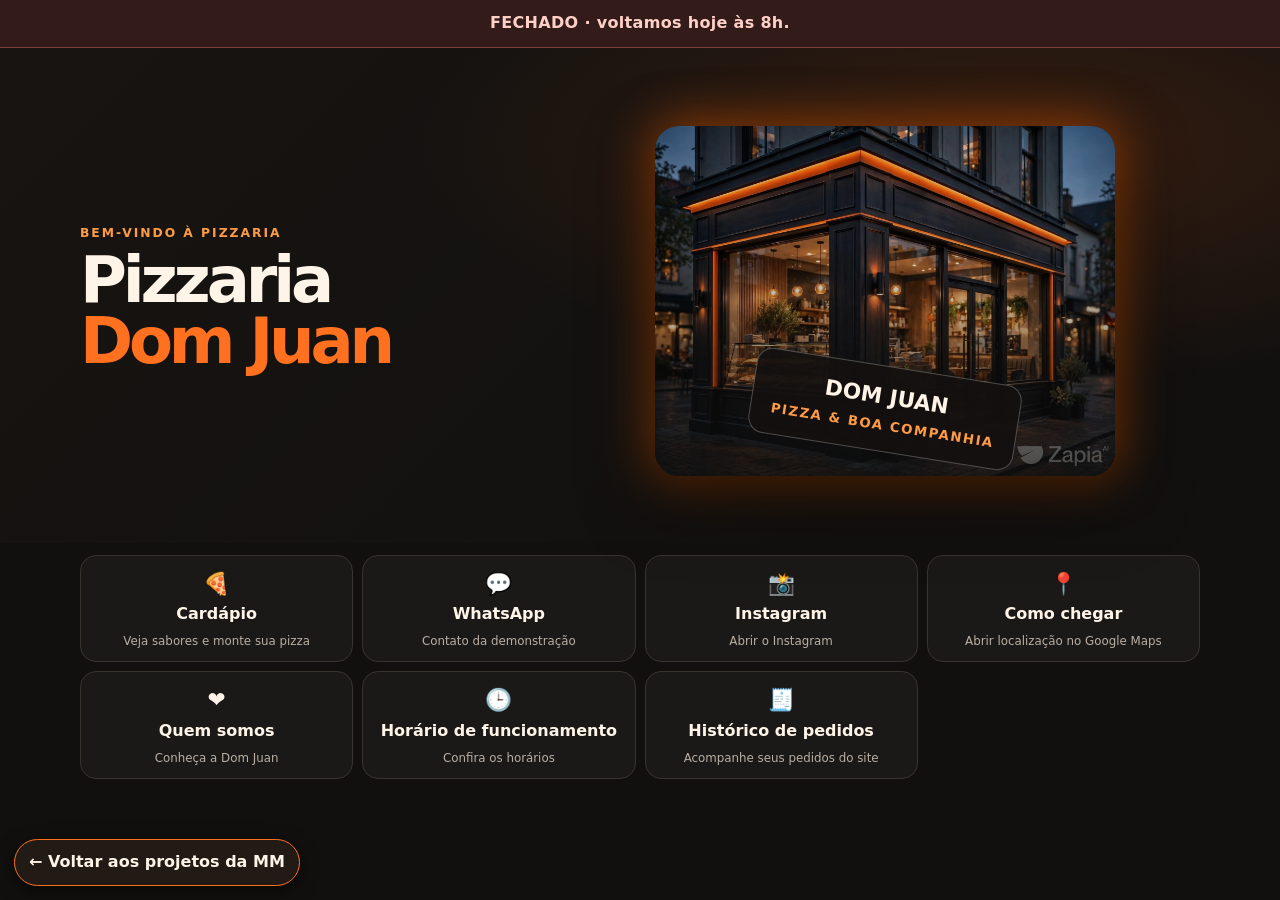
<file: index.html>
<!DOCTYPE html>
<html lang="pt-BR">
 <head>
  <meta charset="utf-8"/>
  <meta content="width=device-width, initial-scale=1" name="viewport"/>
  <title>
   Dom Juan Pizzaria — Demo
  </title>
  <meta content="Demonstração fictícia de pizzaria com cardápio e montagem de pizza." name="description"/>
  <meta content="#11100f" name="theme-color"/>
  <link href="styles.css" rel="stylesheet"/>
 </head>
 <body data-open="false" data-view="home">
  <a class="home-return" href="https://m20513703-art.github.io/mm-sistemas-e-tecnologia/projetos.html" aria-label="Voltar à lista de projetos da MM Sistemas & Tecnologia">
   ← Voltar aos projetos da MM
  </a>
  <div class="demo-bar">
   DEMO FICTÍCIA · CARDÁPIO, CONTATOS E PREÇOS ILUSTRATIVOS
  </div>
  <div aria-live="polite" class="business-status closed" id="business-status" role="status">
   FECHADO · Verificando horário de funcionamento…
  </div>
  <header class="header">
   <div class="wrap nav">
    <a class="brand" href="#inicio">
     DOM
     <b>
      JUAN
     </b>
    </a>
    <nav class="navlinks">
     <a href="#inicio">
      Início
     </a>
     <a href="#cardapio">
      Cardápio
     </a>
     <a href="#montar">
      Monte sua pizza
     </a>
     <a href="#bebidas">
      Bebidas
     </a>
     <a href="#historico">
      Histórico
     </a>
     <a href="#horarios">
      Horários
     </a>
     <a href="#contato">
      Contato
     </a>
    </nav>
    <a class="btn" href="#montar">
     Montar pedido
    </a>
   </div>
  </header>
  <main>
   <section class="hero" id="inicio">
    <div class="wrap hero-grid">
     <div>
      <div class="eyebrow">
       Bem-vindo à pizzaria
      </div>
      <h1>
       Pizzaria
       <br/>
       <span>
        Dom Juan
       </span>
      </h1>
      <p>
       Pizza quentinha, sabores caprichados e um lugar pra reunir quem você gosta. Explore o cardápio e conheça a pizzaria.
      </p>
      <div class="hero-actions">
       <a class="btn" href="#cardapio">
        Ver cardápio
       </a>
       <a class="btn secondary" href="#montar">
        Monte sua pizza
       </a>
      </div>
     </div>
     <div aria-label="Fachada ilustrativa de uma pizzaria fictícia" class="store-photo" role="img">
      <div class="stamp">
       <strong>
        DOM JUAN
       </strong>
       <small>
        Pizza &amp; boa companhia
       </small>
      </div>
     </div>
    </div>
   </section>
   <section aria-label="Atalhos principais" class="section" id="atalhos">
    <div class="wrap">
     <div class="section-head">
      <div class="eyebrow">
       Encontre rapidinho
      </div>
      <h2>
       O que você procura?
      </h2>
      <p>
       Escolha uma opção para abrir o cardápio, falar com a pizzaria ou encontrar outras informações.
      </p>
     </div>
     <div class="quicklinks">
      <a class="quick-card" href="#cardapio">
       <div class="quick-icon">
        🍕
       </div>
       <strong>
        Cardápio
       </strong>
       <span>
        Veja sabores e monte sua pizza
       </span>
      </a>
      <a class="quick-card" href="https://wa.me/5500000000000" rel="noopener" target="_blank">
       <div class="quick-icon">
        💬
       </div>
       <strong>
        WhatsApp
       </strong>
       <span>
        Contato da demonstração
       </span>
      </a>
      <a class="quick-card" href="https://www.instagram.com/?hl=en" rel="noopener" target="_blank">
       <div class="quick-icon">
        📸
       </div>
       <strong>
        Instagram
       </strong>
       <span>
        Abrir o Instagram
       </span>
      </a>
      <a class="quick-card" href="https://www.google.com/maps/search/?api=1&amp;query=Rua+Guanabara%2C+26%2C+Divinolandia%2C+SP" rel="noopener" target="_blank">
       <div class="quick-icon">
        📍
       </div>
       <strong>
        Como chegar
       </strong>
       <span>
        Abrir localização no Google Maps
       </span>
      </a>
      <a class="quick-card" href="#quem-somos">
       <div class="quick-icon">
        ❤️
       </div>
       <strong>
        Quem somos
       </strong>
       <span>
        Conheça a Dom Juan
       </span>
      </a>
      <a class="quick-card" href="#horarios">
       <div class="quick-icon">
        🕒
       </div>
       <strong>
        Horário de funcionamento
       </strong>
       <span>
        Confira os horários
       </span>
      </a>
      <a class="quick-card" href="#historico">
       <div class="quick-icon">
        🧾
       </div>
       <strong>
        Histórico de pedidos
       </strong>
       <span>
        Acompanhe seus pedidos do site
       </span>
      </a>
     </div>
    </div>
   </section>
   <section class="section" id="cardapio">
    <div class="wrap">
     <div class="section-head">
      <div class="eyebrow">
       Nosso cardápio
      </div>
      <h2>
       Um sabor pra cada vontade
      </h2>
      <p>
       Confira os ingredientes de cada pizza. Todos os sabores e valores são fictícios nesta demo.
      </p>
     </div>
     <a class="btn secondary back-home" href="#inicio">
      ← Voltar à página inicial
     </a>
     <div class="closed-view-message" id="closed-menu-message" role="status">
     </div>
     <div class="menu-group">
      <h3>
       🍅 Sabores tradicionais
      </h3>
      <div class="flavor-grid" id="traditional-list">
      </div>
     </div>
     <div class="menu-group">
      <h3>
       🔥 Sabores especiais
      </h3>
      <div class="flavor-grid" id="special-list">
      </div>
     </div>
     <div class="menu-group">
      <h3>
       🍫 Pizzas doces
      </h3>
      <div class="flavor-grid" id="sweet-list">
      </div>
     </div>
    </div>
   </section>
   <section class="section alt" id="montar">
    <div class="wrap">
     <div class="section-head">
      <div class="eyebrow">
       Personalize do seu jeito
      </div>
      <h2>
       Monte sua pizza
      </h2>
      <p>
       Escolha na ordem: tamanho, dois sabores, borda opcional e complementos.
      </p>
     </div>
     <div class="closed-view-message" id="closed-builder-message" role="status">
     </div>
     <div class="builder-grid">
      <div class="box" id="pizza-builder">
       <div class="wizard-progress">
        <span class="pill-tag" id="step-count">
         Etapa 1 de 4
        </span>
       </div>
       <div class="wizard-step" id="wizard-size">
        <h3>
         1. Escolha o tamanho
        </h3>
        <div class="size-options">
         <label class="size-card">
          <input name="size" type="radio" value="4"/>
          <span>
           <strong>
            Pequena
           </strong>
           <small>
            4 pedaços
           </small>
          </span>
         </label>
         <label class="size-card">
          <input name="size" type="radio" value="8"/>
          <span>
           <strong>
            Grande
           </strong>
           <small>
            8 pedaços
           </small>
          </span>
         </label>
        </div>
        <button class="btn add-btn" disabled="" id="next-size">
         Continuar para os sabores
        </button>
       </div>
       <div class="wizard-step" hidden="" id="wizard-flavors">
        <h3>
         2. Escolha dois sabores
        </h3>
        <p class="small">
         Escolha entre as pizzas disponíveis. Os preços e a disponibilidade são atualizados no cardápio.
        </p>
        <div class="choice-count" id="choice-count">
         0 de 2 sabores
        </div>
        <div class="flavor-choice-grid" id="flavor-choice-grid">
        </div>
        <div class="field">
         <label for="sauce">
          Molho da pizza (incluído)
         </label>
         <select disabled="" id="sauce">
          <option>
           Escolha os sabores primeiro
          </option>
         </select>
        </div>
        <p class="small" id="flavor-message">
         Escolha dois sabores da mesma categoria: salgados ou doces.
        </p>
        <div class="wizard-controls">
         <button class="btn secondary" data-back="wizard-size">
          Voltar
         </button>
         <button class="btn" disabled="" id="next-border">
          Continuar para a borda
         </button>
        </div>
       </div>
       <div class="wizard-step" hidden="" id="wizard-border">
        <h3>
         3. Escolha a borda
        </h3>
        <p class="small">
         Se não quiser borda recheada, mantenha “Sem borda”.
        </p>
        <div class="field">
         <label for="border">
          Borda opcional
         </label>
         <select id="border">
         </select>
        </div>
        <div class="wizard-controls">
         <button class="btn secondary" data-back="wizard-flavors">
          Voltar
         </button>
         <button class="btn" data-next="wizard-complements">
          Continuar para complementos
         </button>
        </div>
       </div>
       <div class="wizard-step" hidden="" id="wizard-complements">
        <h3>
         4. Complementos
        </h3>
        <p class="small">
         Escolha extras para personalizar sua pizza.
        </p>
        <div class="check-list" id="toppings">
        </div>
        <div class="wizard-controls">
         <button class="btn secondary" data-back="wizard-border">
          Voltar
         </button>
         <button class="btn" id="add-pizza">
          Adicionar pizza ao pedido
         </button>
        </div>
       </div>
      </div>
      <div class="box">
       <h3>
        🧾 Seu pedido
       </h3>
       <div id="cart">
        <p class="cart-empty">
         Seu pedido de demonstração está vazio.
        </p>
       </div>
       <div class="total">
        <span>
         Total de teste
        </span>
        <span id="total">
         R$ 0,00
        </span>
       </div>
       <div class="checkout-box">
        <h3>
         Finalizar pedido
        </h3>
        <div class="checkout-fields">
         <div class="field">
          <label for="customer-name">
           Nome para o pedido
          </label>
          <input id="customer-name" placeholder="Ex.: Cliente de teste" type="text"/>
         </div>
         <div class="field">
          <label for="delivery-type">
           Tipo do pedido
          </label>
          <select id="delivery-type">
           <option>
            Entrega
           </option>
           <option>
            Retirada
           </option>
          </select>
         </div>
         <div class="field full">
          <label for="customer-address">
           Endereço ou observação
          </label>
          <input id="customer-address" placeholder="Endereço fictício ou retirada no balcão" type="text"/>
         </div>
        </div>
        <button class="btn" disabled="" id="send-to-pdv" type="button">
         Enviar pedido
        </button>
        <p class="small" id="checkout-status">
         Adicione itens ao pedido para continuar.
        </p>
       </div>
       <div class="notice">
        <strong>
         Prazo estimado:
        </strong>
        de 60 a 80 minutos (exemplo para esta demonstração).
       </div>
      </div>
     </div>
    </div>
   </section>
   <section class="section" id="bebidas">
    <div class="wrap">
     <div class="section-head">
      <div class="eyebrow">
       Pra acompanhar
      </div>
      <h2>
       Bebidas
      </h2>
      <p>
       Adicione uma bebida ao pedido de demonstração.
      </p>
     </div>
     <div class="closed-view-message" id="closed-drinks-message" role="status">
     </div>
     <div class="drinks-grid" id="drink-list">
     </div>
    </div>
   </section>
   <section class="section alt" id="historico">
    <div class="wrap">
     <div class="section-head">
      <div class="eyebrow">
       Acompanhe seus pedidos
      </div>
      <h2>
       Histórico de pedidos
      </h2>
      <p>
       Pedidos e status desta demonstração neste navegador.
      </p>
     </div>
     <a class="btn secondary back-home" href="#inicio">
      ← Voltar à página inicial
     </a>
     <div class="history-list" id="order-history-list">
     </div>
    </div>
   </section>
   <section class="section alt" id="quem-somos">
    <div class="wrap">
     <div class="section-head">
      <div class="eyebrow">
       Quem somos
      </div>
      <h2>
       Uma pizzaria feita para reunir
      </h2>
     </div>
     <div class="info-grid">
      <article class="info">
       <h3>
        Feita com carinho
       </h3>
       <p>
        A Dom Juan é uma marca fictícia criada para apresentar uma ideia de site e de cardápio digital.
       </p>
      </article>
      <article class="info">
       <h3>
        Acompanhe seu pedido
       </h3>
       <p>
        Depois de enviar, confira o andamento pelo Histórico de pedidos do site.
       </p>
      </article>
      <article class="info">
       <h3>
        Uma demo para personalizar
       </h3>
       <p>
        Sabores, preços, endereço, redes sociais e demais informações podem ser ajustados para cada pizzaria.
       </p>
      </article>
     </div>
    </div>
   </section>
   <section class="section" id="horarios">
    <div class="wrap">
     <div class="section-head">
      <div class="eyebrow">
       Quando estamos por aqui
      </div>
      <h2>
       Horário de funcionamento
      </h2>
      <p>
       Horário configurado para esta demonstração: todos os dias, das 8h às 23h. Cardápio e pedidos ficam disponíveis somente nesses períodos.
      </p>
     </div>
     <div class="info-grid">
      <article class="info">
       <h3>
        Segunda-feira
       </h3>
       <p>
        8h às 12h (exemplo)
       </p>
      </article>
      <article class="info">
       <h3>
        Terça a domingo
       </h3>
       <p>
        18h às 23h (exemplo)
       </p>
      </article>
      <article class="info">
       <h3>
        Feriados
       </h3>
       <p>
        Consulte a disponibilidade (exemplo)
       </p>
      </article>
     </div>
    </div>
   </section>
   <section class="section alt" id="contato">
    <div class="wrap">
     <div class="section-head">
      <div class="eyebrow">
       Fale com a gente
      </div>
      <h2>
       Contato e localização
      </h2>
      <p>
       Dados e links ilustrativos para visualizar a estrutura do site.
      </p>
     </div>
     <div class="info-grid">
      <article class="info">
       <h3>
        WhatsApp
       </h3>
       <p>
        (00) 00000-0000
        <br/>
        <span class="small">
         Contato ilustrativo; pedidos não são enviados por WhatsApp.
        </span>
       </p>
       <p style="margin-top:13px">
        <a class="btn" href="https://wa.me/5500000000000" rel="noopener" target="_blank">
         Abrir WhatsApp
        </a>
       </p>
      </article>
      <article class="info">
       <h3>
        Localização
       </h3>
       <p>
        Rua Guanabara, 26
        <br/>
        Divinolândia – SP
        <br/>
        <span class="small">
         Endereço fictício de demonstração.
        </span>
       </p>
       <p style="margin-top:13px">
        <a class="btn secondary" href="https://www.google.com/maps/search/?api=1&amp;query=Rua+Guanabara%2C+26%2C+Divinolandia%2C+SP" rel="noopener" target="_blank">
         Como chegar
        </a>
       </p>
      </article>
      <article class="info">
       <h3>
        Instagram
       </h3>
       <p>
        @domjuan.pizzaria
        <br/>
        <span class="small">
         Perfil ilustrativo; o botão abre o Instagram.
        </span>
       </p>
       <p style="margin-top:13px">
        <a class="btn secondary" href="https://www.instagram.com/?hl=en" rel="noopener" target="_blank">
         Abrir Instagram
        </a>
       </p>
      </article>
     </div>
    </div>
   </section>
  </main>
  <footer class="footer">
   <div class="wrap">
    <span>
     Dom Juan Pizzaria · demonstração fictícia · <a href="pdv.html">Abrir PDV de demonstração</a>
    </span>
    <span>
     Cardápio, preços e prazo estimado ilustrativos · pedidos de demonstração
    </span>
   </div>
  </footer>
  <script src="script.js">
  </script>
 </body>
</html>
</file>
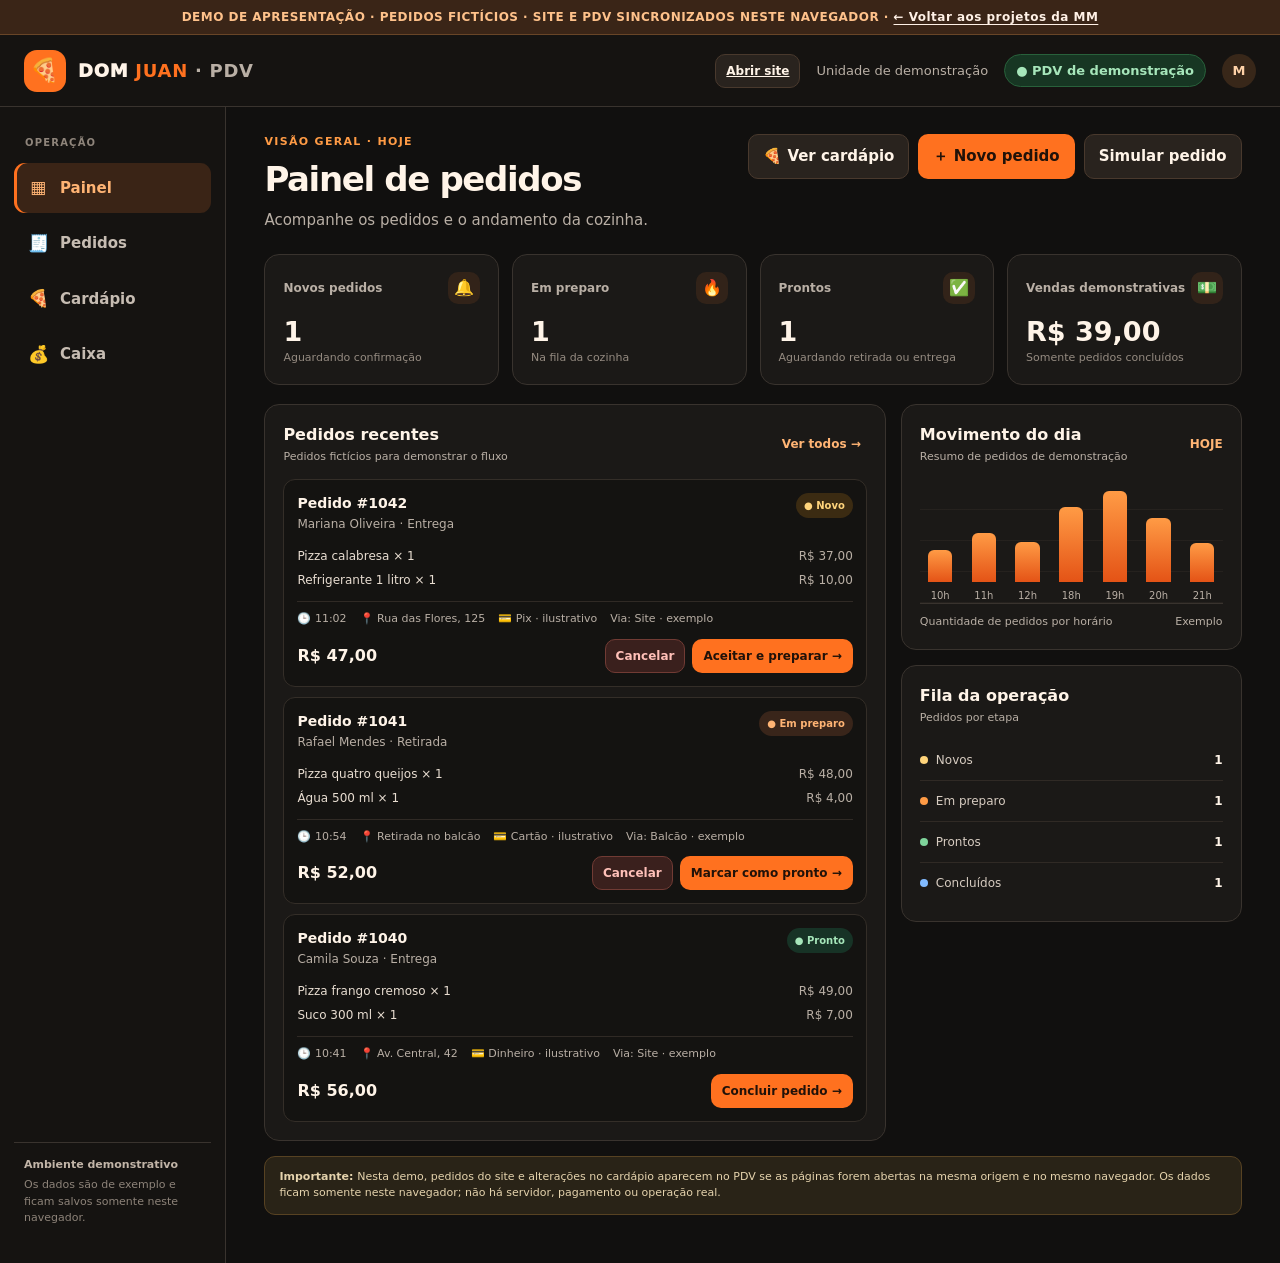
<file: pdv.html>
<!DOCTYPE html>
<html lang="pt-BR">
 <head>
  <meta charset="utf-8"/>
  <meta content="width=device-width, initial-scale=1" name="viewport"/>
  <meta content="#11100f" name="theme-color"/>
  <title>
   Dom Juan · PDV demonstrativo
  </title>
  <link href="pdv.css" rel="stylesheet"/>
 </head>
 <body>
  <div class="demo-banner">
   DEMO DE APRESENTAÇÃO · PEDIDOS FICTÍCIOS · SITE E PDV SINCRONIZADOS NESTE NAVEGADOR · <a href="https://m20513703-art.github.io/mm-sistemas-e-tecnologia/projetos.html" aria-label="Voltar à lista de projetos da MM Sistemas & Tecnologia">← Voltar aos projetos da MM</a>
  </div>
  <header class="topbar">
   <div class="brand">
    <span class="brand-mark">
     🍕
    </span>
    <span>
     DOM
     <b>
      JUAN
     </b>
     <span style="color:#b9afa5;font-weight:700">
      · PDV
     </span>
    </span>
   </div>
   <div class="top-right"><a class="btn subtle small" href="index.html" target="_blank" rel="noopener">Abrir site</a>
    <span class="store-text">
     Unidade de demonstração
    </span>
    <span class="open-status">
     ● PDV de demonstração
    </span>
    <span class="user-chip">
     M
    </span>
   </div>
  </header>
  <div class="layout">
   <aside class="sidebar">
    <div class="side-label">
     Operação
    </div>
    <button class="nav-btn active" data-page="dashboard">
     <span class="nav-icon">
      ▦
     </span>
     Painel
    </button>
    <button class="nav-btn" data-page="orders">
     <span class="nav-icon">
      🧾
     </span>
     Pedidos
    </button>
    <button class="nav-btn" data-page="menu">
     <span class="nav-icon">
      🍕
     </span>
     Cardápio
    </button>
    <button class="nav-btn" data-page="cash">
     <span class="nav-icon">
      💰
     </span>
     Caixa
    </button>
    <div class="side-bottom">
     <strong>
      Ambiente demonstrativo
     </strong>
     Os dados são de exemplo e ficam salvos somente neste navegador.
    </div>
   </aside>
   <main class="main">
    <section class="page active" id="page-dashboard">
     <div class="page-heading">
      <div>
       <div class="eyebrow">
        Visão geral · hoje
       </div>
       <h1>
        Painel de pedidos
       </h1>
       <p>
        Acompanhe os pedidos e o andamento da cozinha.
       </p>
      </div>
      <div class="actions">
       <button class="btn subtle" data-go="menu">
        🍕 Ver cardápio
       </button>
       <button class="btn primary" data-open-order="">
        ＋ Novo pedido
       </button>
       <button class="btn subtle" id="add-sample">
        Simular pedido
       </button>
      </div>
     </div>
     <div class="stats">
      <article class="stat">
       <div class="stat-top">
        <span>
         Novos pedidos
        </span>
        <span class="stat-icon">
         🔔
        </span>
       </div>
       <div class="stat-value" id="stat-new">
        0
       </div>
       <div class="stat-note">
        Aguardando confirmação
       </div>
      </article>
      <article class="stat">
       <div class="stat-top">
        <span>
         Em preparo
        </span>
        <span class="stat-icon">
         🔥
        </span>
       </div>
       <div class="stat-value" id="stat-preparing">
        0
       </div>
       <div class="stat-note">
        Na fila da cozinha
       </div>
      </article>
      <article class="stat">
       <div class="stat-top">
        <span>
         Prontos
        </span>
        <span class="stat-icon">
         ✅
        </span>
       </div>
       <div class="stat-value" id="stat-ready">
        0
       </div>
       <div class="stat-note">
        Aguardando retirada ou entrega
       </div>
      </article>
      <article class="stat">
       <div class="stat-top">
        <span>
         Vendas demonstrativas
        </span>
        <span class="stat-icon">
         💵
        </span>
       </div>
       <div class="stat-value" id="stat-sales">
        R$ 0
       </div>
       <div class="stat-note">
        Somente pedidos concluídos
       </div>
      </article>
     </div>
     <div class="dashboard-grid">
      <div class="panel">
       <div class="panel-header">
        <div>
         <h2>
          Pedidos recentes
         </h2>
         <p>
          Pedidos fictícios para demonstrar o fluxo
         </p>
        </div>
        <button class="text-link" data-go="orders">
         Ver todos →
        </button>
       </div>
       <div class="order-list" id="recent-orders">
       </div>
      </div>
      <div style="display:grid;gap:15px;align-content:start">
       <div class="panel">
        <div class="panel-header">
         <div>
          <h2>
           Movimento do dia
          </h2>
          <p>
           Resumo de pedidos de demonstração
          </p>
         </div>
         <span style="color:#ffb474;font-size:12px;font-weight:850">
          HOJE
         </span>
        </div>
        <div aria-label="Gráfico ilustrativo" class="mini-chart">
         <div class="bar-col">
          <div class="bar" style="height:29%">
          </div>
          <span class="bar-label">
           10h
          </span>
         </div>
         <div class="bar-col">
          <div class="bar" style="height:44%">
          </div>
          <span class="bar-label">
           11h
          </span>
         </div>
         <div class="bar-col">
          <div class="bar" style="height:36%">
          </div>
          <span class="bar-label">
           12h
          </span>
         </div>
         <div class="bar-col">
          <div class="bar" style="height:67%">
          </div>
          <span class="bar-label">
           18h
          </span>
         </div>
         <div class="bar-col">
          <div class="bar" style="height:88%">
          </div>
          <span class="bar-label">
           19h
          </span>
         </div>
         <div class="bar-col">
          <div class="bar" style="height:57%">
          </div>
          <span class="bar-label">
           20h
          </span>
         </div>
         <div class="bar-col">
          <div class="bar" style="height:35%">
          </div>
          <span class="bar-label">
           21h
          </span>
         </div>
        </div>
        <div class="chart-legend">
         <span>
          Quantidade de pedidos por horário
         </span>
         <span>
          Exemplo
         </span>
        </div>
       </div>
       <div class="panel">
        <div class="panel-header">
         <div>
          <h2>
           Fila da operação
          </h2>
          <p>
           Pedidos por etapa
          </p>
         </div>
        </div>
        <div id="queue-summary">
        </div>
       </div>
      </div>
     </div>
     <div class="notice">
      <strong>
       Importante:
      </strong>
      Nesta demo, pedidos do site e alterações no cardápio aparecem no PDV se as páginas forem abertas na mesma origem e no mesmo navegador. Os dados ficam somente neste navegador; não há servidor, pagamento ou operação real.
     </div>
    </section>
    <section class="page" id="page-orders">
     <div class="page-heading">
      <div>
       <div class="eyebrow">
        Acompanhe cada etapa
       </div>
       <h1>
        Pedidos
       </h1>
       <p>
        Altere o status para demonstrar o fluxo da operação.
       </p>
      </div>
      <div class="actions">
       <button class="btn primary" data-open-order="">
        ＋ Novo pedido
       </button>
       <button class="btn subtle" id="add-sample-2">
        Simular pedido
       </button>
      </div>
     </div>
     <div class="toolbar">
      <div class="filters">
       <button class="filter-btn active" data-filter="todos">
        Todos
       </button>
       <button class="filter-btn" data-filter="novo">
        Novos
       </button>
       <button class="filter-btn" data-filter="preparando">
        Em preparo
       </button>
       <button class="filter-btn" data-filter="pronto">
        Prontos
       </button>
       <button class="filter-btn" data-filter="finalizado">
        Concluídos
       </button>
      </div>
      <input class="search" id="order-search" placeholder="Buscar cliente ou pedido..." type="search"/>
     </div>
     <div class="orders-grid" id="all-orders">
     </div>
     <div class="notice">
      Pedidos e dados são ilustrativos. Site e PDV compartilham as informações somente quando abertos na mesma origem e no mesmo navegador.
     </div>
    </section>
    <section class="page" id="page-menu">
     <div class="page-heading">
      <div>
       <div class="eyebrow">
        Produtos e disponibilidade
       </div>
       <h1>
        Cardápio
       </h1>
       <p>
        Edite valores e disponibilidade para testar a demonstração.
       </p>
      </div>
     </div>
     <form class="product-form" id="product-form">
      <div class="field">
       <label for="product-name">
        Nome do produto
       </label>
       <input id="product-name" maxlength="50" placeholder="Ex.: Pizza de calabresa" required=""/>
      </div>
      <div class="field">
       <label for="product-category">
        Categoria
       </label>
       <select id="product-category">
        <option>
         Tradicional
        </option>
        <option>
         Especial
        </option>
        <option>
         Doce
        </option>
        <option>
         Bebida
        </option>
       </select>
      </div>
      <div class="field">
       <label for="product-price">
        Preço ilustrativo (R$)
       </label>
       <input id="product-price" min="0.01" placeholder="39,90" required="" step="0.01" type="number"/>
      </div>
      <div class="field">
       <label for="product-ingredients">
        Ingredientes / descrição
       </label>
       <input id="product-ingredients" maxlength="140" placeholder="Ex.: molho, queijo, calabresa e cebola"/>
      </div>
      <div class="field">
       <label for="product-image">
        Foto (opcional)
       </label>
       <input accept="image/*" id="product-image" type="file"/>
      </div>
      <button class="btn primary" type="submit">
       ＋ Adicionar produto
      </button>
     </form>
     <input accept="image/*" hidden="" id="product-image-picker" type="file"/>
     <div class="menu-grid" id="menu-grid">
     </div>
     <div class="notice">
      Alterações de nome, categoria, preço, disponibilidade e ingredientes sincronizam com o site nesta demonstração, no mesmo navegador. Não é um sistema de produção.
     </div>
    </section>
    <section class="page" id="page-cash">
     <div class="page-heading">
      <div>
       <div class="eyebrow">
        Resumo financeiro demonstrativo
       </div>
       <h1>
        Caixa
       </h1>
       <p>
        Resumo dos pedidos fictícios marcados como concluídos.
       </p>
      </div>
     </div>
     <div class="cash-grid">
      <div class="cash-box">
       <span>
        Vendas concluídas
       </span>
       <strong id="cash-sales">
        R$ 0,00
       </strong>
      </div>
      <div class="cash-box">
       <span>
        Pedidos concluídos
       </span>
       <strong id="cash-count">
        0
       </strong>
      </div>
      <div class="cash-box">
       <span>
        Ticket médio
       </span>
       <strong id="cash-average">
        R$ 0,00
       </strong>
      </div>
     </div>
     <div class="panel">
      <div class="panel-header">
       <div>
        <h2>
         Últimos pedidos concluídos
        </h2>
        <p>
         Valores e pedidos de exemplo, sem movimentação financeira real
        </p>
       </div>
      </div>
      <div style="overflow:auto">
       <table class="cash-table">
        <thead>
         <tr>
          <th>
           Pedido
          </th>
          <th>
           Cliente
          </th>
          <th>
           Pagamento
          </th>
          <th>
           Horário
          </th>
          <th>
           Total
          </th>
         </tr>
        </thead>
        <tbody id="cash-table">
        </tbody>
       </table>
      </div>
     </div>
     <div class="notice">
      Nenhum pagamento é processado por esta demonstração. Formas de pagamento e fechamento de caixa serão configurados conforme a necessidade do cliente.
     </div>
    </section>
   </main>
  </div>
  <nav class="mobile-nav">
   <button class="nav-btn active" data-page="dashboard">
    <span class="nav-icon">
     ▦
    </span>
    Painel
   </button>
   <button class="nav-btn" data-page="orders">
    <span class="nav-icon">
     🧾
    </span>
    Pedidos
   </button>
   <button class="nav-btn" data-page="menu">
    <span class="nav-icon">
     🍕
    </span>
    Cardápio
   </button>
   <button class="nav-btn" data-page="cash">
    <span class="nav-icon">
     💰
    </span>
    Caixa
   </button>
  </nav>
  <div class="toast" id="toast">
  </div>
  <div class="modal-backdrop" hidden="" id="order-modal">
   <section aria-labelledby="order-modal-title" aria-modal="true" class="modal" role="dialog">
    <header class="modal-head">
     <div>
      <h2 id="order-modal-title">
       Novo pedido
      </h2>
      <p>
       Monte os itens e personalize a pizza para esta demonstração.
      </p>
     </div>
     <button aria-label="Fechar" class="icon-close" data-close-order="" type="button">
      ×
     </button>
    </header>
    <div class="modal-body">
     <div class="modal-grid">
      <div class="modal-section">
       <h3>
        1. Dados do pedido
       </h3>
       <div class="modal-fields">
        <div class="field full">
         <label for="order-customer">
          Nome do cliente
         </label>
         <input id="order-customer" placeholder="Ex.: Ana Silva"/>
        </div>
        <div class="field">
         <label for="order-type">
          Tipo
         </label>
         <select id="order-type">
          <option>
           Entrega
          </option>
          <option>
           Retirada
          </option>
         </select>
        </div>
        <div class="field">
         <label for="order-payment">
          Pagamento
         </label>
         <select id="order-payment">
          <option>
           Pix · ilustrativo
          </option>
          <option>
           Cartão · ilustrativo
          </option>
          <option>
           Dinheiro · ilustrativo
          </option>
          <option>
           A definir
          </option>
         </select>
        </div>
        <div class="field full">
         <label for="order-address">
          Endereço / observação de retirada
         </label>
         <input id="order-address" placeholder="Endereço fictício ou retirada no balcão"/>
        </div>
       </div>
       <h3 style="margin-top:18px">
        2. Adicionar produto
       </h3>
       <div class="modal-fields">
        <div class="field full">
         <label for="order-product">
          Produto do cardápio
         </label>
         <select id="order-product">
         </select>
        </div>
        <div class="field">
         <label for="order-quantity">
          Quantidade
         </label>
         <input id="order-quantity" max="20" min="1" type="number" value="1"/>
        </div>
       </div>
       <div class="pizza-options" hidden="" id="pizza-options">
        <div class="ingredients-note" id="base-ingredients">
        </div>
        <div class="modal-fields">
         <div class="field">
          <label for="pizza-size">
           Tamanho
          </label>
          <select id="pizza-size">
           <option value="1">
            Grande · 8 pedaços
           </option>
           <option value="0.75">
            Pequena · 4 pedaços
           </option>
          </select>
         </div>
         <div class="field">
          <label for="pizza-second-flavor">
           Segundo sabor (opcional)
          </label>
          <select id="pizza-second-flavor">
          </select>
         </div>
         <div class="field">
          <label for="pizza-sauce">
           Molho
          </label>
          <select id="pizza-sauce">
           <option>
            Tomate
           </option>
           <option>
            Molho branco
           </option>
           <option>
            Barbecue
           </option>
           <option>
            Chocolate
           </option>
           <option>
            Doce de leite
           </option>
          </select>
         </div>
         <div class="field">
          <label for="pizza-crust">
           Borda
          </label>
          <select id="pizza-crust">
           <option value="0">
            Sem borda recheada
           </option>
           <option value="7">
            Requeijão · + R$ 7
           </option>
           <option value="7">
            Cheddar · + R$ 7
           </option>
           <option value="8">
            Chocolate · + R$ 8
           </option>
          </select>
         </div>
        </div>
        <div class="field">
         <label>
          Extras ilustrativos
         </label>
         <div class="extras-list">
          <label>
           <input class="pizza-extra" data-name="Bacon" type="checkbox" value="5"/>
           Bacon + R$ 5
          </label>
          <label>
           <input class="pizza-extra" data-name="Requeijão" type="checkbox" value="5"/>
           Requeijão + R$ 5
          </label>
          <label>
           <input class="pizza-extra" data-name="Azeitonas" type="checkbox" value="2"/>
           Azeitonas + R$ 2
          </label>
          <label>
           <input class="pizza-extra" data-name="Queijo extra" type="checkbox" value="4"/>
           Queijo extra + R$ 4
          </label>
         </div>
        </div>
        <div class="modal-fields">
         <div class="field">
          <label for="remove-ingredients">
           Retirar ingredientes
          </label>
          <input id="remove-ingredients" placeholder="Ex.: cebola, azeitona"/>
         </div>
         <div class="field">
          <label for="add-ingredients">
           Adicionar ingredientes
          </label>
          <input id="add-ingredients" placeholder="Ex.: milho, tomate"/>
         </div>
        </div>
       </div>
       <div class="modal-actions">
        <button class="btn primary" id="add-order-line" type="button">
         ＋ Adicionar item ao pedido
        </button>
       </div>
      </div>
      <div class="modal-section">
       <h3>
        Resumo do pedido
       </h3>
       <div class="staged-lines" id="staged-lines">
        <div class="empty">
         Adicione uma pizza ou outro produto.
        </div>
       </div>
       <div class="staged-total">
        <span>
         Total ilustrativo
        </span>
        <span id="staged-total">
         R$ 0,00
        </span>
       </div>
       <div class="field">
        <label for="order-note">
         Observações gerais
        </label>
        <input id="order-note" placeholder="Ex.: entregar na portaria"/>
       </div>
       <div class="modal-actions">
        <button class="btn subtle" data-close-order="" type="button">
         Voltar
        </button>
        <button class="btn primary" disabled="" id="save-new-order" type="button">
         Salvar pedido
        </button>
       </div>
      </div>
     </div>
    </div>
   </section>
  </div>
  <script src="pdv.js">
  </script>
 </body>
</html>
</file>
<file: styles.css>
:root {
    --bg: #11100f;
    --panel: #1b1917;
    --panel2: #24211e;
    --orange: #ff711f;
    --orange2: #ff9b45;
    --cream: #fff4e8;
    --muted: #b9afa5;
    --line: #39332e;
    --green: #9ed28f
}

* {
    box-sizing: border-box
}

html {
    scroll-behavior: smooth
}

body {
    margin: 0;
    background: var(--bg);
    color: var(--cream);
    font: 16px/1.55 system-ui, -apple-system, "Segoe UI", sans-serif
}

a {
    color: inherit;
    text-decoration: none
}

button,
select {
    font: inherit
}

.wrap {
    width: min(1120px, calc(100% - 36px));
    margin: auto
}

.demo-bar {
    background: var(--orange);
    color: #211209;
    text-align: center;
    font-weight: 800;
    font-size: .78rem;
    letter-spacing: .04em;
    padding: 8px 12px
}

.header {
    background: #11100fee;
    border-bottom: 1px solid var(--line);
    position: sticky;
    top: 0;
    z-index: 5
}

.nav {
    height: 74px;
    display: flex;
    align-items: center;
    justify-content: space-between;
    gap: 20px
}

.brand {
    font-weight: 1000;
    font-size: 1.35rem;
    letter-spacing: .035em
}

.brand b {
    color: var(--orange)
}

.navlinks {
    display: flex;
    gap: 22px;
    color: #d1c5b9;
    font-size: .9rem
}

.navlinks a:hover {
    color: var(--orange2)
}

.btn {
    border: 0;
    background: var(--orange);
    color: #1d1008;
    padding: 12px 19px;
    border-radius: 12px;
    font-weight: 900;
    display: inline-flex;
    align-items: center;
    justify-content: center;
    cursor: pointer;
    transition: .2s
}

.btn:hover {
    background: var(--orange2);
    transform: translateY(-1px)
}

.btn.secondary {
    background: #302820;
    color: var(--cream);
    border: 1px solid #5e4533
}

.btn:disabled {
    opacity: .55;
    cursor: not-allowed;
    transform: none
}

.hero {
    padding: 68px 0 74px;
    background: radial-gradient(ellipse at 80% 20%, #78340f55, transparent 42%), linear-gradient(135deg, #171411, #11100f)
}

.hero-grid {
    display: grid;
    grid-template-columns: 1.1fr .9fr;
    gap: 40px;
    align-items: center
}

.eyebrow {
    color: var(--orange2);
    text-transform: uppercase;
    letter-spacing: .16em;
    font-size: .77rem;
    font-weight: 900
}

.hero h1 {
    font-size: clamp(3rem, 7vw, 5.8rem);
    line-height: .95;
    letter-spacing: -.065em;
    margin: 14px 0 20px
}

.hero h1 span {
    color: var(--orange)
}

.hero p {
    color: #d0c5ba;
    max-width: 550px;
    font-size: 1.08rem;
    margin: 0 0 25px
}

.hero-actions {
    display: flex;
    gap: 12px;
    flex-wrap: wrap
}

.quicklinks {
    display: grid;
    grid-template-columns: repeat(3, 1fr);
    gap: 12px
}

.quick-card {
    display: block;
    background: var(--panel);
    border: 1px solid var(--line);
    border-radius: 16px;
    padding: 17px;
    min-height: 112px;
    transition: .2s
}

.quick-card:hover {
    border-color: var(--orange);
    transform: translateY(-2px);
    background: #211a15
}

.quick-card strong {
    display: block;
    color: var(--cream);
    font-size: 1rem;
    margin-bottom: 5px
}

.quick-card span {
    display: block;
    color: var(--muted);
    font-size: .82rem
}

.quick-icon {
    font-size: 1.35rem;
    margin-bottom: 5px
}

.store-photo {
    width: min(460px, 100%);
    height: 360px;
    border-radius: 24px;
    margin: auto;
    display: flex;
    align-items: flex-end;
    justify-content: center;
    padding: 24px;
    background-size: cover;
    background-position: center;
    box-shadow: 0 24px 70px #0009, 0 0 50px #f60a;
    position: relative;
    overflow: hidden
}

.stamp {
    z-index: 1;
    background: #14110fee;
    border: 1px solid #ffffff40;
    border-radius: 16px;
    padding: 13px 20px;
    text-align: center;
    transform: rotate(9deg)
}

.stamp strong {
    display: block;
    font-size: 1.35rem
}

.stamp small {
    color: var(--orange2);
    font-weight: 800;
    letter-spacing: .12em;
    text-transform: uppercase
}

.section {
    padding: 68px 0
}

.section.alt {
    background: #171513;
    border-top: 1px solid #292521;
    border-bottom: 1px solid #292521
}

.section-head {
    margin-bottom: 25px
}

.section-head h2 {
    font-size: clamp(2rem, 4vw, 3.1rem);
    line-height: 1.04;
    letter-spacing: -.045em;
    margin: 7px 0
}

.section-head p,
.muted {
    color: var(--muted)
}

.menu-group {
    margin-top: 31px
}

.menu-group h3 {
    font-size: 1.25rem;
    margin: 0 0 14px;
    color: var(--orange2)
}

.flavor-grid {
    display: grid;
    grid-template-columns: repeat(3, 1fr);
    gap: 13px
}

.flavor {
    padding: 12px;
    border: 1px solid var(--line);
    background: var(--panel);
    border-radius: 17px;
    min-height: 150px;
    display: flex;
    gap: 12px;
    align-items: center
}

.flavor-photo {
    width: 108px;
    height: 138px;
    object-fit: cover;
    border-radius: 12px;
    background: #111;
    flex: 0 0 108px
}

.flavor-copy {
    min-width: 0;
    flex: 1
}

.flavor-head {
    display: flex;
    justify-content: space-between;
    gap: 12px;
    align-items: start
}

.flavor h4 {
    font-size: 1.05rem;
    margin: 0
}

.price {
    color: var(--orange2);
    font-weight: 900;
    white-space: nowrap
}

.flavor p {
    font-size: .9rem;
    color: var(--muted);
    margin: 9px 0 0
}

.builder-grid {
    display: grid;
    grid-template-columns: 1.05fr .95fr;
    gap: 20px;
    align-items: start
}

.wizard-progress {
    margin-bottom: 13px
}

.wizard-step[hidden] {
    display: none !important
}

.size-options {
    display: grid;
    grid-template-columns: 1fr 1fr;
    gap: 12px
}

.size-card {
    display: flex;
    align-items: center;
    gap: 10px;
    background: #141311;
    border: 1px solid #514238;
    border-radius: 14px;
    padding: 17px;
    cursor: pointer
}

.size-card:has(input:checked) {
    border-color: var(--orange);
    background: #2b1d13
}

.size-card input {
    accent-color: var(--orange);
    width: 18px;
    height: 18px
}

.size-card strong,
.size-card small {
    display: block
}

.size-card small {
    color: var(--muted)
}

.flavor-choice-grid {
    display: grid;
    grid-template-columns: repeat(3, 1fr);
    gap: 10px;
    max-height: 490px;
    overflow: auto;
    padding: 2px;
    margin: 12px 0
}

.flavor-choice {
    border: 1px solid var(--line);
    background: #141311;
    border-radius: 13px;
    color: var(--cream);
    padding: 7px;
    text-align: left;
    cursor: pointer;
    min-width: 0
}

.flavor-choice:hover,
.flavor-choice.selected {
    border-color: var(--orange);
    background: #302015
}

.flavor-choice img {
    width: 100%;
    height: 120px;
    display: block;
    object-fit: cover;
    border-radius: 9px
}

.flavor-choice strong {
    font-size: .84rem;
    display: block;
    margin: 7px 2px 2px
}

.flavor-choice small {
    font-size: .76rem;
    color: var(--orange2);
    display: block;
    margin: 0 2px 3px
}

.choice-count {
    font-weight: 800;
    color: var(--orange2);
    margin: 8px 0
}

.wizard-controls {
    display: flex;
    justify-content: space-between;
    gap: 10px;
    margin-top: 12px
}

.wizard-controls .btn {
    flex: 1
}

.box {
    background: var(--panel);
    border: 1px solid var(--line);
    border-radius: 20px;
    padding: 24px
}

.box h3 {
    margin: 0 0 16px;
    font-size: 1.35rem
}

.fields {
    display: grid;
    grid-template-columns: 1fr 1fr;
    gap: 14px
}

.field {
    margin-bottom: 14px
}

.field.full {
    grid-column: 1/-1
}

.field label {
    display: block;
    font-weight: 750;
    font-size: .9rem;
    margin-bottom: 7px
}

.field select {
    width: 100%;
    background: #121110;
    border: 1px solid #49413a;
    color: var(--cream);
    padding: 12px;
    border-radius: 10px
}

.check-list {
    display: grid;
    grid-template-columns: 1fr 1fr;
    gap: 9px
}

.check {
    background: #141311;
    border: 1px solid #36312c;
    border-radius: 10px;
    padding: 9px 10px;
    font-size: .88rem;
    display: flex;
    gap: 8px;
    align-items: center
}

.check input {
    accent-color: var(--orange)
}

.small {
    font-size: .82rem;
    color: var(--muted)
}

.add-btn {
    width: 100%;
    margin-top: 8px
}

.cart-empty {
    color: var(--muted);
    padding: 15px 0
}

.cart-row {
    border-bottom: 1px solid var(--line);
    padding: 12px 0;
    display: flex;
    justify-content: space-between;
    gap: 14px
}

.cart-row strong {
    display: block
}

.cart-row small {
    color: var(--muted)
}

.remove {
    background: none;
    border: 0;
    color: #ff9868;
    cursor: pointer;
    font-weight: 800
}

.total {
    display: flex;
    justify-content: space-between;
    padding: 17px 0 5px;
    font-size: 1.18rem;
    font-weight: 900
}

.notice {
    background: #2a2118;
    border: 1px solid #684527;
    border-radius: 12px;
    padding: 13px;
    color: #eed3b8;
    font-size: .88rem;
    margin-top: 15px
}

.drinks-grid {
    display: grid;
    grid-template-columns: repeat(4, 1fr);
    gap: 13px
}

.drink {
    border: 1px solid var(--line);
    background: var(--panel);
    padding: 18px;
    border-radius: 16px
}

.drink h3 {
    font-size: 1rem;
    margin: 7px 0
}

.drink .emoji {
    font-size: 1.7rem
}

.drink p {
    margin: 0;
    color: var(--orange2);
    font-weight: 850
}

.drink button {
    margin-top: 13px;
    width: 100%;
    padding: 9px
}

.info-grid {
    display: grid;
    grid-template-columns: repeat(3, 1fr);
    gap: 14px
}

.info {
    background: var(--panel);
    border: 1px solid var(--line);
    border-radius: 17px;
    padding: 21px
}

.info h3 {
    margin: 0 0 7px;
    color: var(--orange2)
}

.info p {
    margin: 0;
    color: #d0c5ba
}

.footer {
    padding: 27px 0;
    border-top: 1px solid var(--line);
    color: var(--muted);
    font-size: .85rem
}

.footer .wrap {
    display: flex;
    justify-content: space-between;
    gap: 12px;
    flex-wrap: wrap
}

.pill-tag {
    display: inline-block;
    background: #382313;
    color: #ffc28b;
    border: 1px solid #70431e;
    border-radius: 99px;
    padding: 4px 9px;
    font-size: .72rem;
    font-weight: 850
}

body[data-view="home"] .demo-bar,
body[data-view="home"] .header,
body[data-view="home"] .footer {
    display: none
}

body[data-view="home"] main>section:not(#inicio):not(#atalhos) {
    display: none
}

body[data-view="cardapio"] main>section:not(#cardapio),
body[data-view="montar"] main>section:not(#montar),
body[data-view="bebidas"] main>section:not(#bebidas),
body[data-view="quem-somos"] main>section:not(#quem-somos),
body[data-view="horarios"] main>section:not(#horarios),
body[data-view="contato"] main>section:not(#contato),
body[data-view="historico"] main>section:not(#historico) {
    display: none
}

body[data-view="home"] .hero {
    min-height: 55vh;
    padding: 22px 0 10px;
    display: flex;
    align-items: center
}

body[data-view="home"] .hero-grid {
    grid-template-columns: .85fr 1.15fr;
    gap: 25px
}

body[data-view="home"] .hero h1 {
    font-size: clamp(2.2rem, 5vw, 4.5rem);
    margin: 7px 0
}

body[data-view="home"] .hero p,
body[data-view="home"] .hero-actions {
    display: none
}

body[data-view="home"] .store-photo {
    height: min(42vh, 350px)
}

body[data-view="home"] #atalhos {
    padding: 12px 0 20px
}

body[data-view="home"] #atalhos .section-head {
    display: none
}

body[data-view="home"] .quicklinks {
    grid-template-columns: repeat(4, 1fr);
    gap: 9px
}

body[data-view="home"] .quick-card {
    padding: 11px;
    min-height: 92px;
    text-align: center
}

body[data-view="home"] .quick-card .quick-icon {
    margin-bottom: 2px
}

body[data-view="home"] .quick-card span {
    font-size: .74rem
}

@media(max-width:800px) {
    .navlinks {
        display: none
    }

    .hero {
        padding: 48px 0
    }

    .hero-grid,
    .builder-grid {
        grid-template-columns: 1fr
    }

    .pizza-art {
        width: min(290px, 68vw)
    }

    body[data-view="home"] .hero {
        min-height: 34vh;
        padding: 18px 0 8px
    }

    body[data-view="home"] .hero-grid {
        grid-template-columns: .8fr 1.2fr;
        gap: 12px
    }

    body[data-view="home"] .store-photo {
        height: 220px
    }

    body[data-view="home"] .quicklinks {
        grid-template-columns: repeat(2, 1fr)
    }

    .flavor-grid {
        grid-template-columns: 1fr 1fr
    }

    .flavor-choice-grid {
        grid-template-columns: repeat(2, 1fr)
    }

    .drinks-grid {
        grid-template-columns: 1fr 1fr
    }

    .info-grid {
        grid-template-columns: 1fr
    }

    .quicklinks {
        grid-template-columns: repeat(2, 1fr)
    }

    .section {
        padding: 52px 0
    }
}

@media(max-width:480px) {
    .wrap {
        width: min(100% - 26px, 1120px)
    }

    .fields {
        grid-template-columns: 1fr
    }

    .field.full {
        grid-column: auto
    }

    .flavor-grid {
        grid-template-columns: 1fr
    }

    .flavor-photo {
        width: 90px;
        height: 120px;
        flex-basis: 90px
    }

    .flavor-choice-grid {
        grid-template-columns: repeat(2, 1fr)
    }

    .flavor-choice img {
        height: 110px
    }

    .box {
        padding: 18px
    }

    .hero h1 {
        font-size: 3.4rem
    }

    .drinks-grid {
        grid-template-columns: 1fr 1fr
    }

    .nav {
        height: 64px
    }

    body[data-view="home"] .hero {
        min-height: 220px;
        padding: 12px 0 5px
    }

    body[data-view="home"] .hero h1 {
        font-size: 2rem
    }

    body[data-view="home"] .hero .eyebrow {
        font-size: .64rem
    }

    body[data-view="home"] .store-photo {
        height: 155px;
        padding: 10px;
        border-radius: 17px
    }

    body[data-view="home"] .stamp {
        padding: 8px 10px
    }

    body[data-view="home"] .stamp strong {
        font-size: 1rem
    }

    body[data-view="home"] .stamp small {
        font-size: .58rem
    }

    body[data-view="home"] #atalhos {
        padding: 8px 0 12px
    }

    body[data-view="home"] #atalhos .section-head h2 {
        font-size: 1.35rem
    }

    body[data-view="home"] .quicklinks {
        grid-template-columns: repeat(2, 1fr)
    }

    body[data-view="home"] .quick-card {
        min-height: 60px;
        padding: 7px;
        text-align: left;
        display: grid;
        grid-template-columns: 23px 1fr;
        column-gap: 6px;
        align-content: center
    }

    body[data-view="home"] .quick-card .quick-icon {
        grid-row: span 2;
        font-size: 1rem;
        margin: 0
    }

    body[data-view="home"] .quick-card strong {
        font-size: .79rem;
        margin: 0
    }

    body[data-view="home"] .quick-card span {
        font-size: .65rem
    }
}

.store-photo {
    background-image: linear-gradient(0deg, #11100fbb, #11100f22 65%), url('storefront.jpg')
}


.checkout-box {
    margin-top: 20px;
    padding: 18px;
    border: 1px solid var(--line);
    border-radius: 16px;
    background: #141311
}

.checkout-box h3 {
    margin: 0 0 14px
}

.checkout-fields {
    display: grid;
    grid-template-columns: 1fr 1fr;
    gap: 12px
}

.checkout-fields .field {
    margin-bottom: 8px
}

.checkout-fields .field.full {
    grid-column: 1/-1
}

.checkout-fields input,
.checkout-fields select {
    width: 100%;
    padding: 11px 12px;
    border: 1px solid #49413a;
    border-radius: 10px;
    color: var(--cream);
    background: #121110
}

.checkout-box .btn {
    width: 100%;
    margin-top: 8px
}

.pdv-link {
    display: inline-block;
    margin-top: 10px;
    color: var(--orange2);
    font-weight: 800
}

@media(max-width:480px) {
    .checkout-fields {
        grid-template-columns: 1fr
    }

    .checkout-fields .field.full {
        grid-column: auto
    }
}

.flavor.unavailable {
    opacity: .65
}

.home-return {
    position: fixed;
    left: 14px;
    bottom: 14px;
    z-index: 1000;
    display: inline-flex;
    align-items: center;
    background: #211a15;
    color: var(--cream);
    border: 1px solid var(--orange);
    border-radius: 999px;
    padding: 10px 14px;
    font-weight: 850;
    box-shadow: 0 5px 18px #0008
}

.back-home {
    margin: 0 0 20px
}

.history-list {
    display: grid;
    gap: 14px
}

.history-card {
    background: var(--panel);
    border: 1px solid var(--line);
    border-radius: 16px;
    padding: 18px
}

.history-card-head {
    display: flex;
    justify-content: space-between;
    align-items: center;
    gap: 12px;
    flex-wrap: wrap
}

.history-card h3 {
    margin: 0;
    color: var(--cream)
}

.history-status {
    display: inline-block;
    padding: 5px 10px;
    border-radius: 999px;
    background: #382313;
    color: #ffc28b;
    font-weight: 850;
    font-size: .82rem
}

.history-meta,
.history-items {
    color: var(--muted);
    font-size: .92rem;
    margin-top: 8px
}

.history-total {
    margin-top: 10px;
    font-weight: 900;
    color: var(--orange2)
}


.flavor-photo-placeholder {
    width: 108px;
    height: 138px;
    flex: 0 0 108px;
    border-radius: 12px;
    background: linear-gradient(145deg, #29221c, #171411);
    display: flex;
    flex-direction: column;
    align-items: center;
    justify-content: center;
    gap: 8px;
    color: var(--muted)
}

.flavor-photo-placeholder span {
    font-size: 2.2rem
}

.flavor-photo-placeholder small {
    font-size: .66rem;
    text-align: center;
    padding: 0 4px
}

.flavor-choice-photo-placeholder {
    width: 100%;
    height: 120px;
    display: grid;
    place-items: center;
    background: linear-gradient(145deg, #29221c, #171411);
    border-radius: 9px;
    font-size: 2.2rem;
    color: var(--muted)
}


.business-status {
    padding: 11px 18px;
    text-align: center;
    font-weight: 900;
    letter-spacing: .02em;
    background: #16301f;
    color: #b8f0c7;
    border-bottom: 1px solid #3f8052
}

.business-status.closed {
    background: #321b18;
    color: #ffd0c8;
    border-bottom-color: #7c3f36
}

.closed-view-message {
    display: none;
    margin: 10px 0 22px;
    padding: 18px;
    border: 1px solid #7c3f36;
    border-radius: 14px;
    background: #291917;
    color: #ffd0c8;
    font-weight: 850
}

body[data-open="false"] .closed-view-message {
    display: block
}

body[data-open="false"] #cardapio .menu-group,
body[data-open="false"] #montar .builder-grid,
body[data-open="false"] #bebidas .drinks-grid {
    display: none !important
}
</file>
<file: pdv.css>
:root {
    --bg: #11100f;
    --panel: #1b1917;
    --panel2: #23201d;
    --line: #39332e;
    --orange: #ff711f;
    --orange2: #ff9b45;
    --cream: #fff4e8;
    --muted: #b9afa5;
    --green: #7fd49b;
    --red: #ff8275;
    --blue: #82bbff;
    --yellow: #ffd47b
}

* {
    box-sizing: border-box
}

body {
    margin: 0;
    background: var(--bg);
    color: var(--cream);
    font: 15px/1.5 system-ui, -apple-system, "Segoe UI", sans-serif
}

button,
input,
select {
    font: inherit
}

button {
    cursor: pointer
}

.demo-banner {
    padding: 8px 16px;
    background: #3a2517;
    color: #ffc28b;
    text-align: center;
    font-size: 12px;
    font-weight: 800;
    letter-spacing: .04em;
    border-bottom: 1px solid #684527
}

.demo-banner a {
    color: #fff1e6;
    text-decoration: underline;
    text-underline-offset: 3px;
    white-space: nowrap
}

.topbar {
    height: 72px;
    padding: 0 24px;
    border-bottom: 1px solid var(--line);
    display: flex;
    align-items: center;
    justify-content: space-between;
    background: #151311;
    position: sticky;
    top: 0;
    z-index: 5
}

.brand {
    display: flex;
    align-items: center;
    gap: 12px;
    font-size: 18px;
    font-weight: 950;
    letter-spacing: .04em
}

.brand-mark {
    display: grid;
    place-items: center;
    width: 42px;
    height: 42px;
    background: var(--orange);
    color: #221309;
    border-radius: 13px;
    font-size: 23px
}

.brand b {
    color: var(--orange)
}

.top-right {
    display: flex;
    align-items: center;
    gap: 16px;
    color: var(--muted);
    font-size: 13px
}

.open-status {
    background: #173623;
    color: #a6e6ba;
    border: 1px solid #28613b;
    border-radius: 99px;
    padding: 6px 11px;
    font-weight: 800
}

.user-chip {
    width: 34px;
    height: 34px;
    display: grid;
    place-items: center;
    border-radius: 50%;
    background: #382719;
    color: #ffd2a8;
    font-weight: 850
}

.layout {
    display: grid;
    grid-template-columns: 226px minmax(0, 1fr);
    min-height: calc(100vh - 106px)
}

.sidebar {
    border-right: 1px solid var(--line);
    padding: 22px 14px;
    display: flex;
    flex-direction: column;
    background: #151311
}

.side-label {
    padding: 6px 11px 10px;
    color: #8f857b;
    text-transform: uppercase;
    letter-spacing: .12em;
    font-size: 10px;
    font-weight: 850
}

.nav-btn {
    border: 0;
    background: none;
    color: #c6bcb2;
    text-align: left;
    width: 100%;
    padding: 12px 13px;
    border-radius: 11px;
    margin: 3px 0;
    display: flex;
    align-items: center;
    gap: 11px;
    font-weight: 700
}

.nav-btn:hover {
    background: #25211d;
    color: var(--cream)
}

.nav-btn.active {
    background: #3a2416;
    color: #ffb474;
    box-shadow: inset 3px 0 var(--orange)
}

.nav-icon {
    width: 22px;
    text-align: center;
    font-size: 17px
}

.side-bottom {
    margin-top: auto;
    padding: 14px 10px;
    color: #8d8379;
    font-size: 11px;
    border-top: 1px solid var(--line)
}

.side-bottom strong {
    color: #c2b5a8;
    display: block;
    margin-bottom: 4px
}

.main {
    padding: 27px clamp(18px, 3vw, 40px) 48px;
    max-width: 1500px;
    width: 100%;
    margin: 0 auto
}

.page {
    display: none
}

.page.active {
    display: block
}

.page-heading {
    display: flex;
    align-items: flex-start;
    justify-content: space-between;
    gap: 15px;
    margin-bottom: 23px
}

.eyebrow {
    color: var(--orange2);
    font-weight: 850;
    text-transform: uppercase;
    letter-spacing: .12em;
    font-size: 11px
}

.page-heading h1 {
    font-size: clamp(25px, 3vw, 34px);
    letter-spacing: -.04em;
    margin: 3px 0 4px
}

.page-heading p {
    color: var(--muted);
    margin: 0
}

.actions {
    display: flex;
    gap: 9px;
    flex-wrap: wrap
}

.btn {
    border: 1px solid transparent;
    border-radius: 10px;
    padding: 10px 14px;
    font-weight: 850;
    display: inline-flex;
    align-items: center;
    justify-content: center;
    gap: 7px
}

.btn.primary {
    background: var(--orange);
    color: #211209
}

.btn.primary:hover {
    background: var(--orange2)
}

.btn.subtle {
    background: #29231e;
    color: var(--cream);
    border-color: #49392d
}

.btn.subtle:hover {
    border-color: var(--orange);
    color: #ffc28b
}

.btn.danger {
    background: #3a201d;
    border-color: #713b34;
    color: #ffc0b8
}

.btn.small {
    font-size: 12px;
    padding: 7px 10px
}

.stats {
    display: grid;
    grid-template-columns: repeat(4, 1fr);
    gap: 13px;
    margin-bottom: 19px
}

.stat,
.panel {
    background: var(--panel);
    border: 1px solid var(--line);
    border-radius: 15px
}

.stat {
    padding: 17px 18px
}

.stat-top {
    display: flex;
    justify-content: space-between;
    align-items: center;
    color: var(--muted);
    font-size: 12px;
    font-weight: 700
}

.stat-icon {
    display: grid;
    place-items: center;
    width: 32px;
    height: 32px;
    border-radius: 10px;
    background: #322319;
    color: #ffb474;
    font-size: 16px
}

.stat-value {
    font-size: 27px;
    font-weight: 900;
    line-height: 1.15;
    margin: 12px 0 3px
}

.stat-note {
    font-size: 11px;
    color: #958b81
}

.dashboard-grid {
    display: grid;
    grid-template-columns: minmax(0, 1.55fr) minmax(270px, .85fr);
    gap: 15px
}

.panel {
    padding: 18px
}

.panel-header {
    display: flex;
    align-items: center;
    justify-content: space-between;
    gap: 10px;
    margin-bottom: 14px
}

.panel-header h2 {
    font-size: 16px;
    margin: 0
}

.panel-header p {
    font-size: 11px;
    color: var(--muted);
    margin: 2px 0 0
}

.text-link {
    border: 0;
    background: none;
    color: #ffb474;
    font-weight: 800;
    font-size: 12px
}

.order-list {
    display: grid;
    gap: 10px
}

.order-card {
    background: #141311;
    border: 1px solid #342e28;
    border-radius: 12px;
    padding: 13px
}

.order-top {
    display: flex;
    align-items: flex-start;
    justify-content: space-between;
    gap: 10px
}

.order-number {
    font-size: 14px;
    font-weight: 900
}

.order-customer {
    color: var(--muted);
    font-size: 12px;
    margin-top: 1px
}

.status {
    display: inline-flex;
    align-items: center;
    gap: 5px;
    border-radius: 99px;
    padding: 5px 8px;
    font-size: 10px;
    font-weight: 900;
    white-space: nowrap
}

.status.novo {
    background: #3b2b12;
    color: var(--yellow)
}

.status.preparando {
    background: #39251a;
    color: #ffb474
}

.status.pronto {
    background: #173326;
    color: #a6e6ba
}

.status.finalizado {
    background: #202b36;
    color: #b7d8ff
}

.status.cancelado {
    background: #39211f;
    color: #ffc0b8
}

.order-lines {
    margin: 11px 0 9px;
    color: #e8ddd1;
    font-size: 12px
}

.order-lines div {
    display: flex;
    justify-content: space-between;
    gap: 10px;
    padding: 3px 0
}

.order-lines span:last-child {
    color: var(--muted);
    white-space: nowrap
}

.order-meta {
    border-top: 1px solid #302a25;
    padding-top: 9px;
    display: flex;
    flex-wrap: wrap;
    gap: 6px 13px;
    color: var(--muted);
    font-size: 11px
}

.order-bottom {
    display: flex;
    align-items: center;
    justify-content: space-between;
    gap: 8px;
    margin-top: 11px
}

.total-price {
    font-weight: 900;
    font-size: 16px
}

.card-actions {
    display: flex;
    gap: 7px;
    flex-wrap: wrap;
    justify-content: flex-end
}

.empty {
    padding: 35px 15px;
    text-align: center;
    color: var(--muted)
}

.empty strong {
    display: block;
    color: var(--cream);
    margin: 5px
}

.mini-chart {
    height: 125px;
    display: flex;
    align-items: flex-end;
    justify-content: space-around;
    gap: 9px;
    padding: 12px 3px 0;
    border-bottom: 1px solid var(--line);
    background: repeating-linear-gradient(to bottom, transparent 0, transparent 30px, #302a25 31px)
}

.bar-col {
    height: 100%;
    display: flex;
    flex-direction: column;
    justify-content: flex-end;
    align-items: center;
    gap: 6px;
    flex: 1
}

.bar {
    width: min(30px, 70%);
    min-height: 9px;
    border-radius: 6px 6px 0 0;
    background: linear-gradient(180deg, #ff9b45, #e45316)
}

.bar-label {
    font-size: 10px;
    color: var(--muted)
}

.chart-legend {
    display: flex;
    justify-content: space-between;
    color: var(--muted);
    font-size: 11px;
    margin-top: 10px
}

.summary-row {
    display: flex;
    align-items: center;
    justify-content: space-between;
    padding: 11px 0;
    border-bottom: 1px solid #302a25;
    font-size: 12px
}

.summary-row:last-child {
    border: 0
}

.summary-label {
    display: flex;
    align-items: center;
    gap: 8px;
    color: #d7ccc1
}

.dot {
    width: 8px;
    height: 8px;
    border-radius: 50%;
    background: var(--orange)
}

.summary-count {
    font-weight: 900
}

.notice {
    margin-top: 15px;
    padding: 12px 14px;
    border: 1px solid #574222;
    background: #292317;
    color: #e5d3ad;
    border-radius: 11px;
    font-size: 11px
}

.toolbar {
    display: flex;
    align-items: center;
    justify-content: space-between;
    gap: 10px;
    flex-wrap: wrap;
    margin-bottom: 14px
}

.filters {
    display: flex;
    gap: 7px;
    flex-wrap: wrap
}

.filter-btn {
    border: 1px solid #39332e;
    background: #1b1917;
    color: #c9beb3;
    border-radius: 9px;
    padding: 8px 11px;
    font-size: 12px;
    font-weight: 800
}

.filter-btn.active {
    background: #3a2416;
    border-color: #70431e;
    color: #ffba7b
}

.search {
    background: #171513;
    border: 1px solid #403a34;
    border-radius: 9px;
    color: var(--cream);
    padding: 9px 12px;
    min-width: 220px;
    outline: none
}

.search:focus {
    border-color: var(--orange)
}

.orders-grid {
    display: grid;
    grid-template-columns: repeat(2, minmax(0, 1fr));
    gap: 12px
}

.menu-grid {
    display: grid;
    grid-template-columns: repeat(3, minmax(0, 1fr));
    gap: 12px
}

.product {
    background: var(--panel);
    border: 1px solid var(--line);
    border-radius: 13px;
    padding: 15px
}

.product-top {
    display: flex;
    justify-content: space-between;
    gap: 10px
}

.product-title-row {
    display: flex;
    align-items: flex-start;
    gap: 10px
}

.product-thumb,
.product-placeholder {
    width: 58px;
    height: 58px;
    flex: 0 0 58px;
    border-radius: 9px;
    object-fit: cover;
    background: #2a2119
}

.product-placeholder {
    display: grid;
    place-items: center;
    font-size: 25px
}

.product h3 {
    font-size: 14px;
    margin: 0 0 4px
}

.product p {
    font-size: 11px;
    color: var(--muted);
    margin: 0
}

.product-price {
    color: var(--orange2);
    font-size: 16px;
    font-weight: 900;
    white-space: nowrap
}

.product-bottom {
    display: flex;
    justify-content: space-between;
    align-items: center;
    gap: 7px;
    margin-top: 13px
}

.availability {
    font-size: 10px;
    font-weight: 850;
    color: #a6e6ba
}

.availability.off {
    color: #ffb5aa
}

.product-form {
    display: grid;
    grid-template-columns: 2fr 1fr 1fr 2fr 1.4fr auto;
    gap: 9px;
    margin-bottom: 14px;
    padding: 14px;
    background: #181614;
    border: 1px solid var(--line);
    border-radius: 13px
}

.field {
    display: grid;
    gap: 5px
}

.field label {
    font-size: 10px;
    color: var(--muted);
    font-weight: 800
}

.field input,
.field select {
    width: 100%;
    min-width: 0;
    background: #11100f;
    color: var(--cream);
    border: 1px solid #454039;
    border-radius: 8px;
    padding: 9px;
    outline: none
}

.field input:focus,
.field select:focus {
    border-color: var(--orange)
}

.cash-grid {
    display: grid;
    grid-template-columns: repeat(3, 1fr);
    gap: 13px;
    margin-bottom: 15px
}

.cash-box {
    padding: 20px;
    background: var(--panel);
    border: 1px solid var(--line);
    border-radius: 14px
}

.cash-box span {
    font-size: 12px;
    color: var(--muted)
}

.cash-box strong {
    display: block;
    font-size: 25px;
    margin-top: 8px
}

.cash-table {
    width: 100%;
    border-collapse: collapse;
    font-size: 12px
}

.cash-table th,
.cash-table td {
    text-align: left;
    padding: 11px 8px;
    border-bottom: 1px solid #302a25
}

.cash-table th {
    color: var(--muted);
    font-size: 10px;
    text-transform: uppercase;
    letter-spacing: .08em
}

.toast {
    position: fixed;
    right: 22px;
    bottom: 22px;
    z-index: 10;
    background: #2d261f;
    color: var(--cream);
    border: 1px solid #76512e;
    padding: 12px 16px;
    border-radius: 11px;
    box-shadow: 0 12px 35px #0008;
    opacity: 0;
    transform: translateY(10px);
    pointer-events: none;
    transition: .2s
}

.toast.show {
    opacity: 1;
    transform: translateY(0)
}

.mobile-nav {
    display: none
}

@media(max-width:1000px) {
    .stats {
        grid-template-columns: repeat(2, 1fr)
    }

    .dashboard-grid {
        grid-template-columns: 1fr
    }

    .orders-grid {
        grid-template-columns: 1fr 1fr
    }

    .menu-grid {
        grid-template-columns: repeat(2, 1fr)
    }
}

.modal-backdrop {
    position: fixed;
    inset: 0;
    z-index: 20;
    background: #000b;
    display: grid;
    place-items: center;
    padding: 18px
}

.modal-backdrop[hidden] {
    display: none !important
}

.modal {
    width: min(900px, 100%);
    max-height: min(92vh, 900px);
    overflow: auto;
    background: #191715;
    border: 1px solid #514338;
    border-radius: 18px;
    box-shadow: 0 25px 90px #000b
}

.modal-head {
    position: sticky;
    top: 0;
    z-index: 2;
    background: #191715;
    border-bottom: 1px solid var(--line);
    padding: 17px 20px;
    display: flex;
    align-items: center;
    justify-content: space-between
}

.modal-head h2 {
    margin: 0;
    font-size: 19px
}

.modal-head p {
    margin: 2px 0 0;
    color: var(--muted);
    font-size: 12px
}

.icon-close {
    border: 1px solid var(--line);
    background: #24211e;
    color: var(--cream);
    border-radius: 9px;
    width: 36px;
    height: 36px;
    font-size: 20px
}

.modal-body {
    padding: 18px 20px
}

.modal-grid {
    display: grid;
    grid-template-columns: 1.05fr .95fr;
    gap: 16px;
    align-items: start
}

.modal-section {
    background: #141311;
    border: 1px solid #35302a;
    border-radius: 13px;
    padding: 15px
}

.modal-section h3 {
    font-size: 14px;
    margin: 0 0 12px
}

.modal-fields {
    display: grid;
    grid-template-columns: 1fr 1fr;
    gap: 10px
}

.modal-fields .field.full {
    grid-column: 1/-1
}

.pizza-options {
    display: grid;
    gap: 10px;
    border-top: 1px solid #302a25;
    margin-top: 12px;
    padding-top: 12px
}

.pizza-options[hidden] {
    display: none
}

.ingredients-note {
    color: var(--muted);
    font-size: 11px;
    margin: 4px 0 0
}

.extras-list {
    display: grid;
    grid-template-columns: 1fr 1fr;
    gap: 7px
}

.extras-list label {
    background: #201d19;
    border: 1px solid #39332e;
    border-radius: 8px;
    padding: 8px;
    font-size: 11px;
    display: flex;
    gap: 7px;
    align-items: center
}

.extras-list input {
    accent-color: var(--orange)
}

.staged-lines {
    display: grid;
    gap: 8px
}

.staged-line {
    display: flex;
    justify-content: space-between;
    align-items: flex-start;
    gap: 10px;
    padding: 9px 0;
    border-bottom: 1px solid #302a25;
    font-size: 12px
}

.staged-line small {
    display: block;
    color: var(--muted);
    margin-top: 3px
}

.staged-line button {
    border: 0;
    background: none;
    color: #ff9b8e;
    font-size: 11px
}

.staged-total {
    display: flex;
    justify-content: space-between;
    font-weight: 900;
    padding: 13px 0
}

.modal-actions {
    display: flex;
    gap: 8px;
    justify-content: flex-end;
    margin-top: 12px
}

.ingredient-list {
    font-size: 11px;
    color: var(--muted);
    margin-top: 7px;
    line-height: 1.45
}

.product-bottom {
    flex-wrap: wrap
}

.product .card-actions {
    flex-wrap: wrap
}

@media(max-width:1000px) {
    .modal-grid {
        grid-template-columns: 1fr
    }
}

@media(max-width:700px) {
    .topbar {
        height: 62px;
        padding: 0 14px
    }

    .top-right .store-text {
        display: none
    }

    .layout {
        display: block;
        min-height: calc(100vh - 96px)
    }

    .sidebar {
        display: none
    }

    .main {
        padding: 20px 14px 35px
    }

    .mobile-nav {
        display: flex;
        position: fixed;
        bottom: 0;
        left: 0;
        right: 0;
        z-index: 6;
        background: #171513;
        border-top: 1px solid var(--line);
        justify-content: space-around;
        padding: 7px 4px calc(7px + env(safe-area-inset-bottom))
    }

    .mobile-nav .nav-btn {
        width: auto;
        flex: 1;
        flex-direction: column;
        gap: 2px;
        margin: 0;
        padding: 5px 2px;
        font-size: 9px;
        text-align: center
    }

    .mobile-nav .nav-icon {
        font-size: 16px
    }

    .page-heading {
        align-items: flex-start;
        flex-direction: column
    }

    .page-heading .actions {
        width: 100%
    }

    .page-heading .actions .btn {
        flex: 1
    }

    .stats {
        gap: 8px
    }

    .stat {
        padding: 13px
    }

    .stat-value {
        font-size: 22px
    }

    .orders-grid,
    .menu-grid {
        grid-template-columns: 1fr
    }

    .product-form {
        grid-template-columns: 1fr 1fr
    }

    .product-form .field:first-child {
        grid-column: 1/-1
    }

    .product-form button {
        grid-column: 1/-1
    }

    .cash-grid {
        grid-template-columns: 1fr
    }

    .search {
        width: 100%
    }

    .topbar {
        position: sticky
    }

    .notice {
        margin-bottom: 70px
    }

    .modal-backdrop {
        padding: 8px
    }

    .modal-head,
    .modal-body {
        padding: 14px
    }

    .modal-fields {
        grid-template-columns: 1fr
    }

    .modal-fields .field.full {
        grid-column: auto
    }

    .extras-list {
        grid-template-columns: 1fr 1fr
    }

    .modal-actions .btn {
        flex: 1
    }
}
</file>
